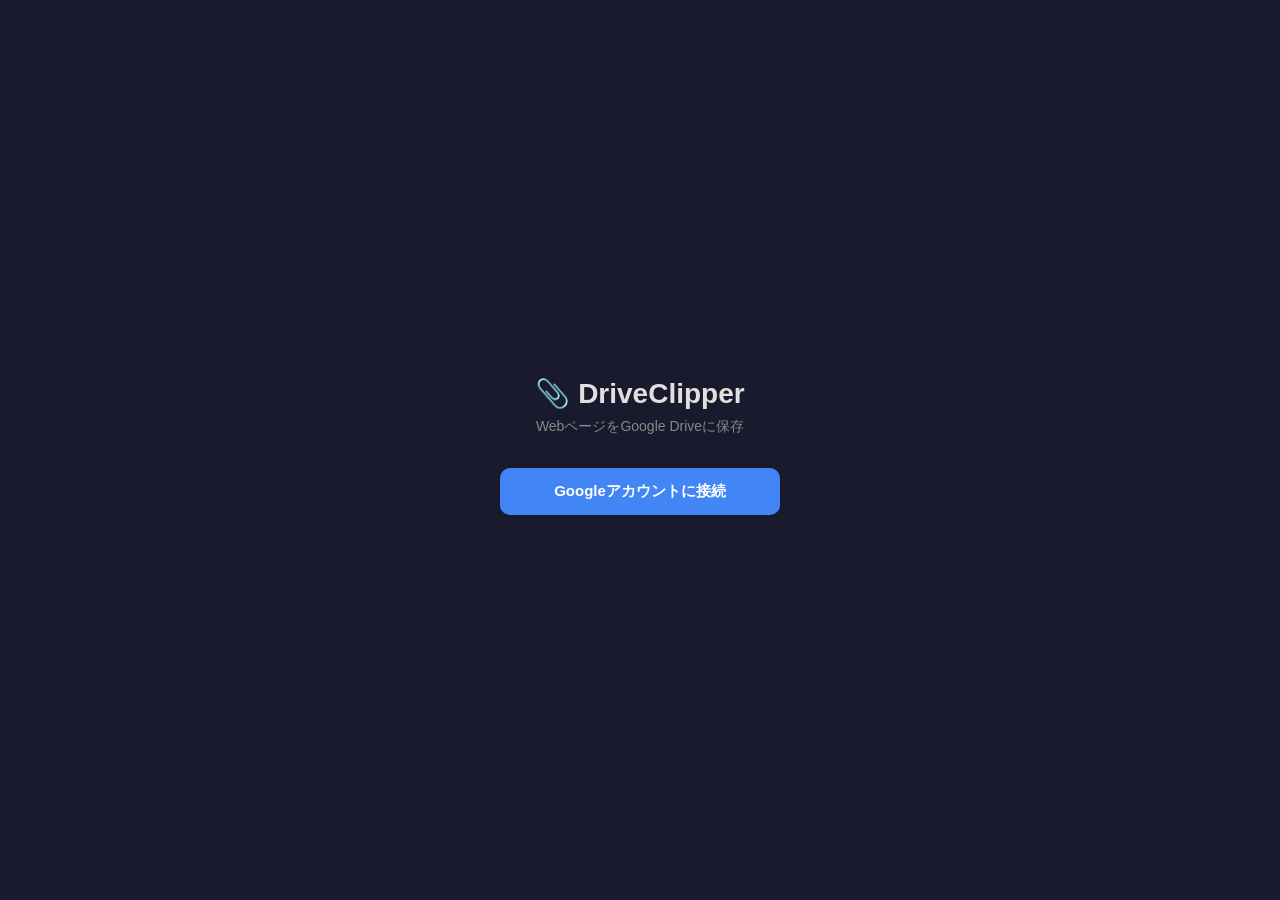
<file: index.html>
<!DOCTYPE html>
<html lang="ja">
<head>
<meta charset="UTF-8">
<meta name="viewport" content="width=device-width, initial-scale=1.0, user-scalable=no">
<meta name="apple-mobile-web-app-capable" content="yes">
<meta name="apple-mobile-web-app-status-bar-style" content="black-translucent">
<meta name="apple-mobile-web-app-title" content="DriveClipper">
<meta name="theme-color" content="#1a1a2e">
<title>DriveClipper</title>
<link rel="manifest" href="manifest.webmanifest">
<link rel="apple-touch-icon" href="icons/icon192.png">
<style>
*{margin:0;padding:0;box-sizing:border-box}
:root{--bg:#1a1a2e;--card:#2a2a4a;--card-hover:#3a3a5a;--primary:#4285f4;--primary-hover:#3367d6;--green:#4caf50;--red:#f44336;--yellow:#ffc107;--text:#e0e0e0;--text-sub:#888;--border:#444}
body{font-family:-apple-system,'Segoe UI',sans-serif;background:var(--bg);color:var(--text);min-height:100vh;min-height:100dvh;display:flex;flex-direction:column}
.container{max-width:480px;width:100%;margin:0 auto;padding:16px;flex:1;display:flex;flex-direction:column}
.header{display:flex;justify-content:space-between;align-items:center;padding:12px 0;border-bottom:1px solid var(--border);margin-bottom:16px}
.logo{font-size:18px;font-weight:700}
.btn-link{background:none;border:none;color:var(--text-sub);font-size:13px;cursor:pointer;padding:4px 8px}
.btn-link:hover{color:var(--red)}
.user-info{font-size:11px;color:var(--text-sub)}
.btn{display:block;width:100%;padding:14px 16px;border:none;border-radius:10px;font-size:15px;font-weight:600;cursor:pointer;margin-bottom:8px;transition:all .15s;text-align:left;-webkit-tap-highlight-color:transparent}
.btn.primary{background:var(--primary);color:#fff;text-align:center}
.btn.primary:hover,.btn.primary:active{background:var(--primary-hover)}
.btn.clip{background:var(--card);color:var(--text)}
.btn.clip:hover,.btn.clip:active{background:var(--card-hover)}
.btn:disabled{opacity:.5;pointer-events:none}
.input-section{margin-bottom:12px}
.input-section label{display:block;font-size:12px;color:var(--text-sub);margin-bottom:4px}
.input-section input,.input-section textarea{width:100%;background:var(--card);border:1px solid var(--border);border-radius:8px;color:var(--text);padding:10px 12px;font-size:14px;resize:vertical}
.input-section textarea{min-height:100px}
.input-section input:focus,.input-section textarea:focus{outline:none;border-color:var(--primary)}
.status{font-size:13px;text-align:center;padding:8px;min-height:20px;border-radius:8px;margin-top:8px}
.status.ok{color:var(--green);background:rgba(76,175,80,.1)}
.status.err{color:var(--red);background:rgba(244,67,54,.1)}
.status.busy{color:var(--yellow);background:rgba(255,193,7,.1)}
.login-view{flex:1;display:flex;flex-direction:column;justify-content:center;align-items:center;text-align:center;padding:40px 20px}
.login-view .logo{font-size:28px;margin-bottom:8px}
.login-view .sub{color:var(--text-sub);margin-bottom:32px;font-size:14px}
.clips-section{margin-top:16px;border-top:1px solid var(--border);padding-top:12px}
.clips-section h3{font-size:13px;color:var(--text-sub);margin-bottom:8px}
.clip-item{background:var(--card);border-radius:8px;padding:10px 12px;margin-bottom:6px;font-size:13px}
.clip-item .title{font-weight:600;margin-bottom:2px}
.clip-item .meta{font-size:11px;color:var(--text-sub)}
.tabs{display:flex;gap:4px;margin-bottom:16px}
.tab{flex:1;padding:10px;border:none;border-radius:8px;background:var(--card);color:var(--text-sub);font-size:13px;font-weight:600;cursor:pointer;text-align:center;transition:all .15s}
.tab.active{background:var(--primary);color:#fff}
.hide{display:none!important}

/* 自動保存トースト */
.toast{position:fixed;top:0;left:0;right:0;z-index:9999;display:flex;flex-direction:column;align-items:center;justify-content:center;min-height:100dvh;background:var(--bg);padding:32px;text-align:center}
.toast .icon{font-size:64px;margin-bottom:16px}
.toast .msg{font-size:20px;font-weight:700;margin-bottom:8px}
.toast .detail{font-size:13px;color:var(--text-sub);word-break:break-all;max-width:360px}
.toast.saving .icon::after{content:'📎';animation:pulse 1s infinite}
.toast.done .icon::after{content:'✅'}
.toast.fail .icon::after{content:'❌'}
@keyframes pulse{0%,100%{opacity:1}50%{opacity:.4}}

/* ブックマークレットセクション */
.bookmarklet-section{margin-top:16px;border-top:1px solid var(--border);padding-top:12px}
.bookmarklet-section h3{font-size:13px;color:var(--text-sub);margin-bottom:8px}
.bookmarklet-help{font-size:12px;color:var(--text-sub);line-height:1.6;margin-bottom:8px}
.bookmarklet-link{display:inline-block;background:var(--primary);color:#fff;padding:10px 20px;border-radius:8px;text-decoration:none;font-size:14px;font-weight:600;text-align:center;width:100%;margin-bottom:8px}
.bookmarklet-url{width:100%;background:var(--card);border:1px solid var(--border);border-radius:8px;color:var(--text);padding:8px;font-size:11px;word-break:break-all;margin-bottom:6px}
.copy-btn{background:var(--card);color:var(--text);border:1px solid var(--border);border-radius:6px;padding:8px 16px;font-size:13px;cursor:pointer;width:100%}
.copy-btn:active{background:var(--card-hover)}
</style>
</head>
<body>

<!-- 自動保存トースト (フルスクリーン) -->
<div id="auto-toast" class="toast hide">
  <div class="icon"></div>
  <div class="msg" id="toast-msg">保存中...</div>
  <div class="detail" id="toast-detail"></div>
</div>

<!-- ログイン画面 -->
<div id="view-login" class="login-view">
  <div class="logo">📎 DriveClipper</div>
  <p class="sub">WebページをGoogle Driveに保存</p>
  <button id="btn-login" class="btn primary" style="max-width:280px">Googleアカウントに接続</button>
</div>

<!-- メイン画面 -->
<div id="view-main" class="container hide">
  <div class="header">
    <span class="logo">📎 DriveClipper</span>
    <div style="text-align:right">
      <div id="user-email" class="user-info"></div>
      <button id="btn-logout" class="btn-link">切断</button>
    </div>
  </div>

  <!-- タブ -->
  <div class="tabs">
    <button class="tab active" data-tab="clip">クリップ</button>
    <button class="tab" data-tab="memo">メモ</button>
    <button class="tab" data-tab="setup">設定</button>
  </div>

  <!-- クリップタブ -->
  <div id="tab-clip">
    <div class="input-section">
      <label>URL</label>
      <input type="url" id="clip-url" placeholder="https://...">
    </div>
    <div class="input-section">
      <label>タイトル（任意）</label>
      <input type="text" id="clip-title" placeholder="自動取得もOK">
    </div>
    <div class="input-section">
      <label>コメント（任意）</label>
      <textarea id="clip-comment" rows="3" placeholder="メモやコメントを追加..."></textarea>
    </div>
    <button id="btn-clip" class="btn primary">📎 クリップを保存</button>
  </div>

  <!-- メモタブ -->
  <div id="tab-memo" class="hide">
    <div class="input-section">
      <label>メモ</label>
      <textarea id="memo-text" rows="6" placeholder="メモを入力..."></textarea>
    </div>
    <button id="btn-memo" class="btn primary">💬 メモを保存</button>
  </div>

  <!-- 設定タブ: ブックマークレット -->
  <div id="tab-setup" class="hide">
    <div class="bookmarklet-section" style="border:none;margin:0;padding:0">
      <h3>📌 ワンタップ保存ブックマークレット</h3>
      <div class="bookmarklet-help">
        <strong>Safari (iPad/iPhone):</strong><br>
        ① 下のURLをコピー<br>
        ② 適当なページをブックマークに追加<br>
        ③ ブックマークを編集 → URLを貼り付けたものに差し替え<br>
        ④ 名前を「📎 Clip」などに変更<br>
        ⑤ 保存したいページでブックマークをタップ → 自動保存！
      </div>
      <textarea id="bookmarklet-url" class="bookmarklet-url" rows="4" readonly></textarea>
      <button id="btn-copy-bm" class="copy-btn">📋 コピー</button>
      <div class="bookmarklet-help" style="margin-top:12px">
        <strong>Chrome (PC):</strong><br>
        下のリンクをブックマークバーにドラッグ&ドロップ
      </div>
      <a id="bookmarklet-drag" class="bookmarklet-link" href="#">📎 Clip to Drive</a>
    </div>
  </div>

  <div id="status" class="status"></div>

  <!-- 最近のクリップ -->
  <div id="clips-section" class="clips-section">
    <h3>最近の保存 <button id="btn-refresh" class="btn-link" style="font-size:11px">🔄</button></h3>
    <div id="clips-list"></div>
  </div>
</div>

<script>
const CONFIG = {
  CLIENT_ID: '548818324610-44ncv651psd7j0i7epflh4avouve56dk.apps.googleusercontent.com',
  SCOPES: 'https://www.googleapis.com/auth/drive.file',
  ROOT_FOLDER: 'WebClips',
  BASE_URL: 'https://sakaguchinao10-cyber.github.io/drive-clipper-pwa/',
};

let accessToken = null;
let tokenClient = null;
let pendingAutoSave = null; // {url, title} — 自動保存待ち

const $ = s => document.querySelector(s);
const $$ = s => document.querySelectorAll(s);

// ===== ステータス表示 =====
function showStatus(msg, cls) {
  const el = $('#status');
  el.textContent = msg;
  el.className = 'status ' + cls;
  if (cls === 'ok') setTimeout(() => { el.textContent = ''; el.className = 'status'; }, 3000);
}

// ===== トースト =====
function showToast(msg, detail, state) {
  const t = $('#auto-toast');
  t.className = 'toast ' + state;
  $('#toast-msg').textContent = msg;
  $('#toast-detail').textContent = detail || '';
  t.classList.remove('hide');
}
function hideToast(delay) {
  setTimeout(() => { $('#auto-toast').classList.add('hide'); }, delay || 0);
}

// ===== GIS 初期化 =====
function initGIS() {
  tokenClient = google.accounts.oauth2.initTokenClient({
    client_id: CONFIG.CLIENT_ID,
    scope: CONFIG.SCOPES,
    callback: (resp) => {
      if (resp.error) { showStatus('認証に失敗しました', 'err'); return; }
      accessToken = resp.access_token;
      localStorage.setItem('dc_token', accessToken);
      onLoggedIn();
    },
  });
}

function onLoggedIn() {
  $('#view-login').classList.add('hide');
  $('#view-main').classList.remove('hide');
  fetch('https://www.googleapis.com/oauth2/v2/userinfo', {
    headers: { Authorization: `Bearer ${accessToken}` }
  }).then(r => r.json()).then(u => {
    $('#user-email').textContent = u.email || '';
  }).catch(() => {});

  // 自動保存が待機中なら実行
  if (pendingAutoSave) {
    doAutoSave(pendingAutoSave.url, pendingAutoSave.title);
    pendingAutoSave = null;
  } else {
    loadRecentClips();
  }
}

// ===== ログイン/ログアウト =====
$('#btn-login').addEventListener('click', () => {
  if (tokenClient) tokenClient.requestAccessToken();
});

$('#btn-logout').addEventListener('click', () => {
  const t = accessToken;
  accessToken = null;
  localStorage.removeItem('dc_token');
  if (t) google.accounts.oauth2.revoke(t, () => {});
  $('#view-main').classList.add('hide');
  $('#view-login').classList.remove('hide');
});

// ===== タブ切替 =====
$$('.tab').forEach(tab => {
  tab.addEventListener('click', () => {
    $$('.tab').forEach(t => t.classList.remove('active'));
    tab.classList.add('active');
    const target = tab.dataset.tab;
    $('#tab-clip').classList.toggle('hide', target !== 'clip');
    $('#tab-memo').classList.toggle('hide', target !== 'memo');
    $('#tab-setup').classList.toggle('hide', target !== 'setup');
    $('#clips-section').classList.toggle('hide', target === 'setup');
  });
});

// ===== Drive API =====
async function driveRequest(url, opts = {}) {
  const res = await fetch(url, {
    ...opts,
    headers: { Authorization: `Bearer ${accessToken}`, ...(opts.headers || {}) },
  });
  if (res.status === 401) {
    accessToken = null;
    localStorage.removeItem('dc_token');
    throw new Error('トークン切れ: 再ログインしてください');
  }
  if (!res.ok) throw new Error(`API Error: ${res.status}`);
  return res;
}

async function ensureFolder(name, parentId) {
  let q = `name='${name}' and mimeType='application/vnd.google-apps.folder' and trashed=false`;
  if (parentId) q += ` and '${parentId}' in parents`;
  const res = await driveRequest(
    `https://www.googleapis.com/drive/v3/files?q=${encodeURIComponent(q)}&fields=files(id)&spaces=drive`
  );
  const data = await res.json();
  if (data.files?.length > 0) return data.files[0].id;
  const meta = { name, mimeType: 'application/vnd.google-apps.folder' };
  if (parentId) meta.parents = [parentId];
  const cr = await driveRequest('https://www.googleapis.com/drive/v3/files', {
    method: 'POST',
    headers: { 'Content-Type': 'application/json' },
    body: JSON.stringify(meta),
  });
  return (await cr.json()).id;
}

async function getMonthFolder() {
  const rootId = await ensureFolder(CONFIG.ROOT_FOLDER, null);
  const now = new Date();
  const ym = `${now.getFullYear()}-${String(now.getMonth() + 1).padStart(2, '0')}`;
  return ensureFolder(ym, rootId);
}

async function uploadMarkdown(fileName, content) {
  const folderId = await getMonthFolder();
  const metadata = { name: fileName, parents: [folderId] };
  const boundary = '---DCBoundary';
  const body = [
    `--${boundary}\r\nContent-Type: application/json; charset=UTF-8\r\n\r\n${JSON.stringify(metadata)}\r\n`,
    `--${boundary}\r\nContent-Type: text/markdown; charset=UTF-8\r\n\r\n${content}\r\n`,
    `--${boundary}--`
  ].join('');
  await driveRequest('https://www.googleapis.com/upload/drive/v3/files?uploadType=multipart', {
    method: 'POST',
    headers: { 'Content-Type': `multipart/related; boundary=${boundary}` },
    body,
  });
}

// ===== 自動保存 (ブックマークレット/共有から) =====
async function doAutoSave(url, title) {
  showToast('保存中...', url, 'saving');
  try {
    const safeTitle = (title || url).replace(/[\\/:*?"<>|]/g, '_').slice(0, 60);
    const now = new Date();
    const ts = now.toISOString();
    const dateSlug = ts.slice(0, 10);
    const md = [
      '---',
      `title: "${safeTitle}"`,
      `source: ${url}`,
      `clipped: ${ts}`,
      '---',
      '',
      `[元記事](${url})`,
    ].join('\n');
    await uploadMarkdown(`${dateSlug}_${safeTitle}.md`, md);
    showToast('保存しました ✓', `${safeTitle}`, 'done');
    hideToast(1500);
    loadRecentClips();
  } catch (e) {
    showToast('保存に失敗', e.message, 'fail');
    hideToast(3000);
  }
}

// ===== 手動クリップ保存 =====
$('#btn-clip').addEventListener('click', async () => {
  const url = $('#clip-url').value.trim();
  if (!url) { showStatus('URLを入力してください', 'err'); return; }
  const title = $('#clip-title').value.trim() || url;
  const comment = $('#clip-comment').value.trim();
  const now = new Date();
  const ts = now.toISOString();
  const dateSlug = ts.slice(0, 10);
  const safeTitle = title.replace(/[\\/:*?"<>|]/g, '_').slice(0, 60);
  const md = [
    '---',
    `title: "${safeTitle}"`,
    `source: ${url}`,
    `clipped: ${ts}`,
    '---',
    '',
    comment ? comment + '\n' : '',
    `[元記事](${url})`,
  ].join('\n');
  showStatus('保存中...', 'busy');
  $('#btn-clip').disabled = true;
  try {
    await uploadMarkdown(`${dateSlug}_${safeTitle}.md`, md);
    showStatus('保存しました ✓', 'ok');
    $('#clip-url').value = '';
    $('#clip-title').value = '';
    $('#clip-comment').value = '';
    loadRecentClips();
  } catch (e) { showStatus(e.message, 'err'); }
  $('#btn-clip').disabled = false;
});

// ===== メモ保存 =====
$('#btn-memo').addEventListener('click', async () => {
  const text = $('#memo-text').value.trim();
  if (!text) { showStatus('メモを入力してください', 'err'); return; }
  const now = new Date();
  const ts = now.toISOString();
  const dateSlug = ts.slice(0, 10);
  const timeSlug = ts.slice(11, 16).replace(':', '');
  const md = [
    '---',
    `title: "メモ"`,
    `clipped: ${ts}`,
    '---',
    '',
    text,
  ].join('\n');
  showStatus('保存中...', 'busy');
  $('#btn-memo').disabled = true;
  try {
    await uploadMarkdown(`${dateSlug}_${timeSlug}_memo.md`, md);
    showStatus('保存しました ✓', 'ok');
    $('#memo-text').value = '';
    loadRecentClips();
  } catch (e) { showStatus(e.message, 'err'); }
  $('#btn-memo').disabled = false;
});

// ===== 最近のクリップ一覧 =====
async function loadRecentClips() {
  const list = $('#clips-list');
  try {
    const rootQ = `name='${CONFIG.ROOT_FOLDER}' and mimeType='application/vnd.google-apps.folder' and trashed=false`;
    const rootRes = await driveRequest(
      `https://www.googleapis.com/drive/v3/files?q=${encodeURIComponent(rootQ)}&fields=files(id)&spaces=drive`
    );
    const rootData = await rootRes.json();
    if (!rootData.files?.length) { list.innerHTML = '<div class="clip-item"><div class="meta">まだクリップがありません</div></div>'; return; }
    const res = await driveRequest(
      `https://www.googleapis.com/drive/v3/files?q=${encodeURIComponent(`'${rootData.files[0].id}' in parents and mimeType='application/vnd.google-apps.folder' and trashed=false`)}&orderBy=name desc&pageSize=3&fields=files(id,name)&spaces=drive`
    );
    const data = await res.json();
    const monthFolders = data.files || [];
    let allFiles = [];
    for (const mf of monthFolders) {
      const fRes = await driveRequest(
        `https://www.googleapis.com/drive/v3/files?q=${encodeURIComponent(`'${mf.id}' in parents and trashed=false`)}&orderBy=createdTime desc&pageSize=5&fields=files(id,name,createdTime,webViewLink)&spaces=drive`
      );
      const fData = await fRes.json();
      if (fData.files) allFiles = allFiles.concat(fData.files);
    }
    allFiles.sort((a, b) => new Date(b.createdTime) - new Date(a.createdTime));
    if (!allFiles.length) {
      list.innerHTML = '<div class="clip-item"><div class="meta">まだクリップがありません</div></div>';
      return;
    }
    list.innerHTML = allFiles.slice(0, 10).map(f => `
      <div class="clip-item">
        <div class="title">${escHtml(f.name.replace(/\.md$/, ''))}</div>
        <div class="meta">${new Date(f.createdTime).toLocaleString('ja-JP')}</div>
      </div>
    `).join('');
  } catch (e) {
    list.innerHTML = `<div class="clip-item"><div class="meta">${escHtml(e.message)}</div></div>`;
  }
}

$('#btn-refresh').addEventListener('click', loadRecentClips);

function escHtml(s) {
  return s.replace(/&/g,'&amp;').replace(/</g,'&lt;').replace(/>/g,'&gt;').replace(/"/g,'&quot;');
}

// ===== ブックマークレット生成 =====
function setupBookmarklet() {
  const bmCode = `javascript:void(window.open('${CONFIG.BASE_URL}?url='+encodeURIComponent(location.href)+'&title='+encodeURIComponent(document.title)+'&auto=1','_self'))`;
  $('#bookmarklet-url').value = bmCode;
  $('#bookmarklet-drag').href = bmCode;
}

$('#btn-copy-bm').addEventListener('click', () => {
  const url = $('#bookmarklet-url').value;
  navigator.clipboard.writeText(url).then(() => {
    $('#btn-copy-bm').textContent = '✓ コピーしました';
    setTimeout(() => { $('#btn-copy-bm').textContent = '📋 コピー'; }, 2000);
  }).catch(() => {
    $('#bookmarklet-url').select();
  });
});

// ===== URLパラメータ処理 (共有 & ブックマークレット) =====
function handleIncoming() {
  const params = new URLSearchParams(window.location.search);
  const inUrl = params.get('url') || params.get('text') || '';
  const inTitle = params.get('title') || '';
  const isAuto = params.get('auto') === '1';

  if (!inUrl) return false;

  // URLパラメータをクリア
  history.replaceState(null, '', window.location.pathname);

  if (isAuto && inUrl.startsWith('http')) {
    // 自動保存モード (ブックマークレットから)
    pendingAutoSave = { url: inUrl, title: inTitle };
    return true;
  }

  // 手動モード: 入力欄にセット
  if (inUrl.startsWith('http')) {
    $('#clip-url').value = inUrl;
    $('#clip-title').value = inTitle;
  } else {
    // テキスト共有 → メモタブ
    $$('.tab').forEach(t => t.classList.remove('active'));
    $$('.tab')[1].classList.add('active');
    $('#tab-clip').classList.add('hide');
    $('#tab-memo').classList.remove('hide');
    $('#memo-text').value = inTitle ? `${inTitle}\n${inUrl}` : inUrl;
  }
  return false;
}

// ===== 初期化 =====
window.addEventListener('load', () => {
  const wantsAutoSave = handleIncoming();
  setupBookmarklet();

  const script = document.createElement('script');
  script.src = 'https://accounts.google.com/gsi/client';
  script.onload = () => {
    initGIS();
    const saved = localStorage.getItem('dc_token');
    if (saved) {
      accessToken = saved;
      fetch('https://www.googleapis.com/oauth2/v2/userinfo', {
        headers: { Authorization: `Bearer ${saved}` }
      }).then(r => {
        if (r.ok) { onLoggedIn(); }
        else {
          localStorage.removeItem('dc_token');
          accessToken = null;
          if (wantsAutoSave) tokenClient.requestAccessToken();
        }
      }).catch(() => {
        localStorage.removeItem('dc_token');
        accessToken = null;
      });
    } else if (wantsAutoSave) {
      // 未ログインで自動保存要求 → ログインを促す
      tokenClient.requestAccessToken();
    }
  };
  document.head.appendChild(script);
});

if ('serviceWorker' in navigator) {
  navigator.serviceWorker.register('sw.js').catch(() => {});
}
</script>
</body>
</html>
</file>
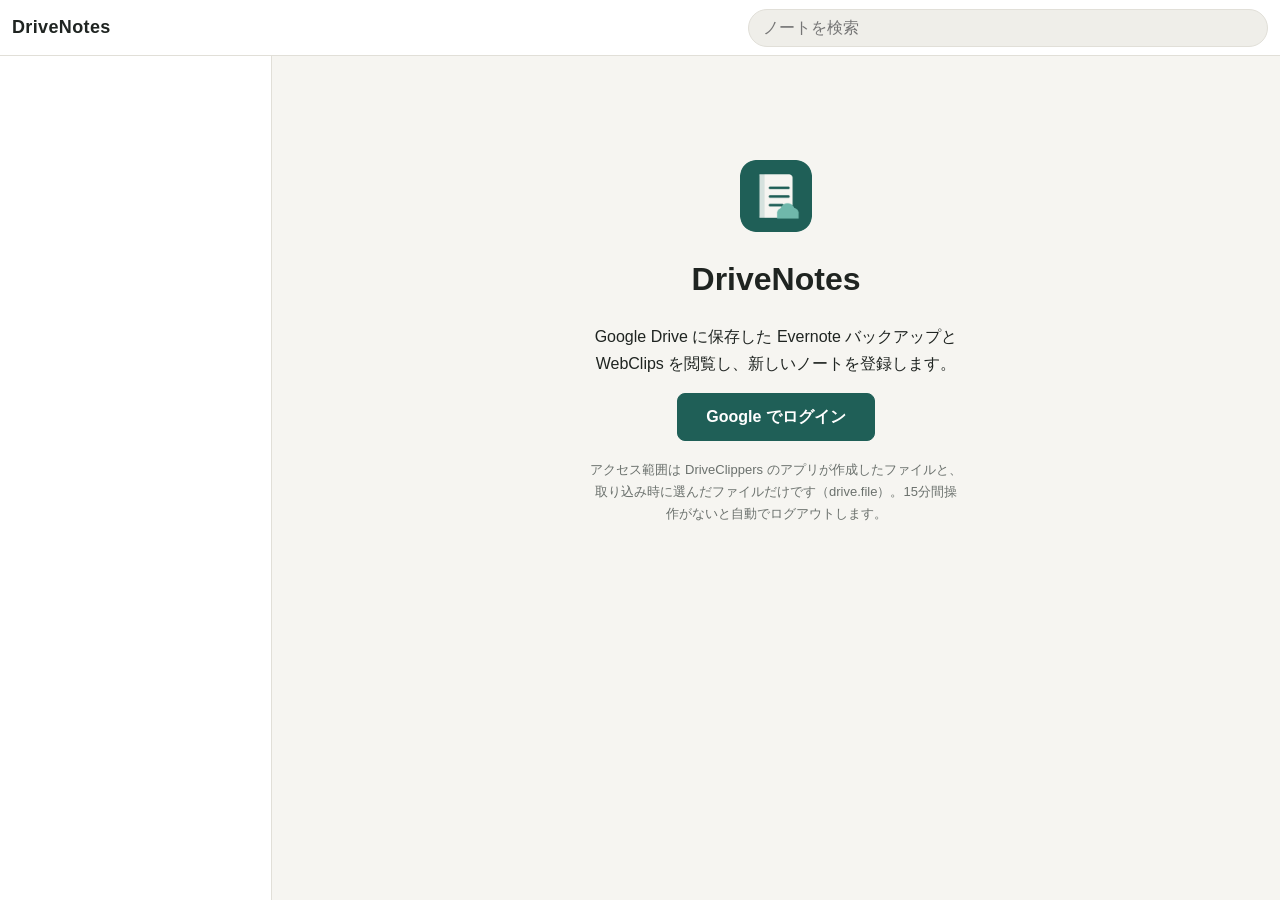
<file: drive-notes/index.html>
<!doctype html>
<html lang="ja">
<head>
<meta charset="utf-8">
<meta http-equiv="Content-Security-Policy" content="default-src 'self'; script-src 'self' https://accounts.google.com https://apis.google.com https://www.gstatic.com; style-src 'self' 'unsafe-inline' https://fonts.googleapis.com https://accounts.google.com; font-src https://fonts.gstatic.com; img-src 'self' blob: data: https:; connect-src 'self' https://www.googleapis.com https://accounts.google.com https://content.googleapis.com; frame-src https://accounts.google.com https://docs.google.com https://drive.google.com https://content.googleapis.com; object-src 'none'; base-uri 'self'; form-action 'self'">
<meta name="referrer" content="strict-origin-when-cross-origin">
<meta name="viewport" content="width=device-width, initial-scale=1, viewport-fit=cover">
<title>DriveNotes</title>
<meta name="description" content="Google Drive に保存したノート（Evernote バックアップ・WebClips）の閲覧と登録">
<meta name="theme-color" content="#1f5f57">
<link rel="manifest" href="manifest.webmanifest">
<link rel="icon" href="icon-192.png">
<link rel="apple-touch-icon" href="icon-192.png">
<meta name="apple-mobile-web-app-capable" content="yes">
<meta name="apple-mobile-web-app-title" content="DriveNotes">
<link rel="preconnect" href="https://fonts.googleapis.com">
<link rel="preconnect" href="https://fonts.gstatic.com" crossorigin>
<link href="https://fonts.googleapis.com/css2?family=BIZ+UDPGothic:wght@400;700&display=swap" rel="stylesheet">
<link rel="stylesheet" href="style.css">
</head>
<body>
<header class="topbar">
  <button class="icon-btn" id="menuBtn" aria-label="メニュー">
    <svg viewBox="0 0 24 24" width="22" height="22"><path d="M3 6h18M3 12h18M3 18h18" stroke="currentColor" stroke-width="2" fill="none" stroke-linecap="round"/></svg>
  </button>
  <a class="brand" href="#/">DriveNotes</a>
  <form class="search" id="searchForm" role="search">
    <input id="searchInput" type="search" placeholder="ノートを検索" enterkeyhint="search" autocomplete="off">
  </form>
</header>

<div class="layout">
  <nav class="sidebar" id="sidebar" aria-label="ノートブック"></nav>
  <div class="scrim" id="scrim"></div>
  <main id="main" tabindex="-1"></main>
</div>

<a class="fab" id="fab" href="#/new" aria-label="新しいノート">
  <svg viewBox="0 0 24 24" width="26" height="26"><path d="M12 5v14M5 12h14" stroke="currentColor" stroke-width="2.4" fill="none" stroke-linecap="round"/></svg>
</a>
<div class="toast" id="toast" role="status" aria-live="polite"></div>
<div class="lightbox" id="lightbox" hidden></div>

<script src="config.js"></script>
<script src="lib/marked.min.js"></script>
<script src="lib/purify.min.js"></script>
<script src="https://accounts.google.com/gsi/client" async></script>
<script src="app.js"></script>
</body>
</html>
</file>
<file: drive-notes/style.css>
:root {
  --bg: #f6f5f1;
  --surface: #ffffff;
  --surface-2: #efeee9;
  --line: #e1dfd8;
  --text: #1f2421;
  --muted: #6b716d;
  --accent: #1f5f57;
  --accent-ink: #ffffff;
  --accent-soft: #e2efec;
  --danger: #a23b2a;
  --shadow: 0 1px 2px rgba(20, 30, 25, .06), 0 4px 16px rgba(20, 30, 25, .06);
  --radius: 10px;
  --side: 272px;
  --top: 56px;
  --font: "BIZ UDPGothic", "Hiragino Sans", "Yu Gothic UI", "Meiryo", "Noto Sans JP", sans-serif;
  color-scheme: light;
}
@media (prefers-color-scheme: dark) {
  :root {
    --bg: #141716;
    --surface: #1c201e;
    --surface-2: #242927;
    --line: #2f3532;
    --text: #e6e9e7;
    --muted: #9aa29e;
    --accent: #6fb8ab;
    --accent-ink: #0d1f1c;
    --accent-soft: #20332f;
    --danger: #e5826f;
    --shadow: 0 1px 2px rgba(0, 0, 0, .3), 0 4px 16px rgba(0, 0, 0, .25);
    color-scheme: dark;
  }
}

* { box-sizing: border-box; }
html { -webkit-text-size-adjust: 100%; }
body {
  margin: 0;
  background: var(--bg);
  color: var(--text);
  font-family: var(--font);
  font-size: 16px;
  line-height: 1.7;
}
a { color: var(--accent); }
button, input, select, textarea { font: inherit; color: inherit; }
svg { flex: none; }

/* ---- 上部バー */
.topbar {
  position: sticky; top: 0; z-index: 30;
  height: calc(var(--top) + env(safe-area-inset-top));
  padding: env(safe-area-inset-top) 12px 0;
  display: flex; align-items: center; gap: 10px;
  background: var(--surface);
  border-bottom: 1px solid var(--line);
}
.brand { font-weight: 700; font-size: 18px; text-decoration: none; color: var(--text); letter-spacing: .02em; white-space: nowrap; }
.icon-btn {
  width: 40px; height: 40px; border: 0; border-radius: 8px; background: none;
  display: grid; place-items: center; cursor: pointer; color: var(--text);
}
.icon-btn:hover { background: var(--surface-2); }
.search { flex: 1; max-width: 520px; margin-left: auto; }
.search input {
  width: 100%; height: 38px; padding: 0 14px;
  border: 1px solid var(--line); border-radius: 999px; background: var(--surface-2);
}
.search input:focus { outline: 2px solid var(--accent); outline-offset: 0; background: var(--surface); }

/* ---- レイアウト */
.layout { display: flex; min-height: calc(100vh - var(--top)); }
.sidebar {
  width: var(--side); flex: none;
  position: sticky; top: var(--top); height: calc(100vh - var(--top));
  overflow-y: auto; padding: 12px 8px 40px;
  background: var(--surface); border-right: 1px solid var(--line);
}
.sidebar a {
  display: flex; align-items: center; gap: 10px;
  padding: 7px 12px; border-radius: 8px;
  color: var(--text); text-decoration: none; font-size: 15px;
}
.sidebar a span { overflow: hidden; text-overflow: ellipsis; white-space: nowrap; }
.sidebar a:hover { background: var(--surface-2); }
.sidebar a.active { background: var(--accent-soft); color: var(--accent); font-weight: 700; }
.sidebar .new-note { color: var(--accent); font-weight: 700; }
.sidebar .create-nb svg { color: var(--accent); }
.nav-head {
  display: flex; align-items: center; justify-content: space-between;
  margin: 18px 12px 4px; font-size: 12px; color: var(--muted); letter-spacing: .04em;
}
.link-btn { border: 0; background: none; color: var(--accent); cursor: pointer; font-size: 12px; padding: 2px 4px; }
.scrim { display: none; }
main { flex: 1; min-width: 0; outline: none; }

.only-mobile { display: none; }
@media (max-width: 860px) {
  .sidebar {
    position: fixed; z-index: 40; top: 0; left: 0; bottom: 0; height: 100%;
    padding-top: calc(16px + env(safe-area-inset-top));
    transform: translateX(-102%); transition: transform .22s ease;
    box-shadow: var(--shadow);
  }
  .drawer-open .sidebar { transform: none; }
  .drawer-open .scrim { display: block; position: fixed; inset: 0; z-index: 35; background: rgba(0, 0, 0, .35); }
  .only-mobile { display: inline-flex; }
  .brand { font-size: 16px; }
}
@media (min-width: 861px) { #menuBtn { display: none; } }

/* ---- ページ */
.page { max-width: 860px; margin: 0 auto; padding: 20px 20px 120px; }
.page-head { display: flex; align-items: baseline; gap: 12px; flex-wrap: wrap; }
.head-actions { margin-left: auto; display: flex; gap: 8px; flex-wrap: wrap; }
.page-title { font-size: 24px; margin: 6px 0 14px; line-height: 1.4; }
.sec { font-size: 14px; color: var(--muted); margin: 28px 0 8px; font-weight: 700; letter-spacing: .04em; }
.count { color: var(--muted); font-size: 14px; }
.muted { color: var(--muted); }
.crumbs { font-size: 13px; color: var(--muted); display: flex; flex-wrap: wrap; gap: 4px; align-items: center; }
.crumbs a { color: var(--muted); text-decoration: none; }
.crumbs a:hover { color: var(--accent); text-decoration: underline; }
.crumbs .sep { opacity: .6; }

.quick { display: flex; gap: 10px; flex-wrap: wrap; }

.list {
  background: var(--surface); border: 1px solid var(--line); border-radius: var(--radius);
  overflow: hidden;
}
.row {
  display: flex; gap: 12px; align-items: center;
  padding: 11px 16px; text-decoration: none; color: var(--text);
  border-top: 1px solid var(--line);
}
.row:first-child { border-top: 0; }
.row:hover { background: var(--surface-2); }
.row svg { color: var(--muted); }
.row.folder svg { color: var(--accent); }
.row-main { min-width: 0; flex: 1; }
.row-title { font-weight: 700; overflow: hidden; text-overflow: ellipsis; white-space: nowrap; }
.row-sub { font-size: 13px; color: var(--muted); overflow: hidden; text-overflow: ellipsis; white-space: nowrap; }
.list:empty { display: none; }

.grid { display: grid; grid-template-columns: repeat(auto-fill, minmax(180px, 1fr)); gap: 10px; }
.tile {
  display: flex; gap: 10px; align-items: center;
  padding: 14px; background: var(--surface); border: 1px solid var(--line); border-radius: var(--radius);
  text-decoration: none; color: var(--text); font-weight: 700;
}
.tile svg { color: var(--accent); }
.tile:hover { border-color: var(--accent); }
.tile span { overflow: hidden; text-overflow: ellipsis; white-space: nowrap; }

.filter { margin: 0 0 12px; }
.filter input {
  width: 100%; height: 40px; padding: 0 14px;
  border: 1px solid var(--line); border-radius: 8px; background: var(--surface);
}
.more { display: block; margin: 16px auto 0; }

/* ---- ボタン */
.btn {
  display: inline-flex; align-items: center; justify-content: center; gap: 6px;
  min-height: 40px; padding: 0 16px;
  border: 1px solid var(--line); border-radius: 8px; background: var(--surface);
  color: var(--text); text-decoration: none; cursor: pointer; font-weight: 700; font-size: 15px;
}
.btn:hover { border-color: var(--accent); }
.btn:disabled { opacity: .55; cursor: default; }
.btn.primary { background: var(--accent); color: var(--accent-ink); border-color: var(--accent); }
.btn.small { min-height: 32px; padding: 0 12px; font-size: 13px; }
.btn.large { min-height: 48px; padding: 0 28px; font-size: 16px; }

.fab {
  position: fixed; z-index: 25; right: 20px; bottom: calc(20px + env(safe-area-inset-bottom));
  width: 58px; height: 58px; border-radius: 50%;
  display: grid; place-items: center;
  background: var(--accent); color: var(--accent-ink); box-shadow: var(--shadow);
}
.fab[hidden] { display: none; }

/* ---- 状態表示 */
.state { text-align: center; padding: 80px 20px; color: var(--muted); }
.state.error h2 { color: var(--text); font-size: 18px; }
.spinner {
  width: 28px; height: 28px; margin: 0 auto 12px;
  border: 3px solid var(--line); border-top-color: var(--accent); border-radius: 50%;
  animation: spin .8s linear infinite;
}
@keyframes spin { to { transform: rotate(360deg); } }

.login { max-width: 420px; margin: 8vh auto; padding: 32px 24px; text-align: center; }
.login img { border-radius: 16px; }
.login h1 { margin: 12px 0 4px; }
.login .notice { background: var(--accent-soft); padding: 10px 14px; border-radius: 8px; }
.login .fine { font-size: 13px; color: var(--muted); margin-top: 18px; }

.relogin {
  position: fixed; z-index: 50; left: 50%; transform: translateX(-50%);
  top: calc(var(--top) + 10px + env(safe-area-inset-top));
  display: flex; gap: 12px; align-items: center; flex-wrap: wrap; justify-content: center;
  padding: 10px 16px; background: var(--surface); border: 1px solid var(--accent); border-radius: 10px;
  box-shadow: var(--shadow); max-width: calc(100% - 24px);
}
.toast {
  position: fixed; z-index: 60; left: 50%; bottom: calc(96px + env(safe-area-inset-bottom));
  transform: translate(-50%, 20px); opacity: 0; pointer-events: none;
  background: #26302c; color: #fff; padding: 10px 18px; border-radius: 8px; font-size: 14px;
  transition: .2s; max-width: calc(100% - 32px);
}
.toast.show { opacity: 1; transform: translate(-50%, 0); }

/* ---- ノート */
.note-title { font-size: 26px; line-height: 1.4; margin: 8px 0 6px; word-break: break-word; }
.note-meta { display: flex; flex-wrap: wrap; gap: 6px 16px; font-size: 13px; color: var(--muted); }
.tags { display: flex; flex-wrap: wrap; gap: 6px; margin: 10px 0 0; }
.tag { font-size: 12px; padding: 2px 10px; border-radius: 999px; background: var(--accent-soft); color: var(--accent); }
.md {
  margin-top: 20px; padding: 22px 24px;
  background: var(--surface); border: 1px solid var(--line); border-radius: var(--radius);
  word-break: break-word; overflow-wrap: anywhere;
}
.md > :first-child { margin-top: 0; }
.md > :last-child { margin-bottom: 0; }
.md img { max-width: 100%; height: auto; border-radius: 6px; cursor: zoom-in; display: inline-block; }
.md img.pending { min-width: 160px; min-height: 120px; background: var(--surface-2); animation: pulse 1.2s ease-in-out infinite; }
.md img.missing { min-width: 160px; min-height: 60px; background: var(--surface-2); outline: 1px dashed var(--line); }
@keyframes pulse { 50% { opacity: .5; } }
.md a.att-link {
  display: inline-flex; align-items: center; gap: 4px;
  padding: 4px 10px; border: 1px solid var(--line); border-radius: 8px;
  background: var(--surface-2); text-decoration: none; font-size: 14px;
}
.md table { border-collapse: collapse; display: block; overflow-x: auto; }
.md td, .md th { border: 1px solid var(--line); padding: 4px 8px; }
.md pre { background: var(--surface-2); padding: 12px; border-radius: 8px; overflow-x: auto; }
.md blockquote { margin: 0; padding-left: 14px; border-left: 3px solid var(--line); color: var(--muted); }
.md hr { border: 0; border-top: 1px solid var(--line); }
.note-tools { display: flex; gap: 8px; flex-wrap: wrap; margin-top: 14px; }
.btn.danger { color: var(--danger); }
.btn.danger:hover { border-color: var(--danger); }
.btn.danger-fill { background: var(--danger); border-color: var(--danger); color: #fff; }

.dlg {
  width: min(440px, calc(100% - 32px)); padding: 22px; border: 1px solid var(--line); border-radius: 14px;
  background: var(--surface); color: var(--text); box-shadow: var(--shadow);
}
.dlg::backdrop { background: rgba(0, 0, 0, .45); }
.dlg h2 { margin: 0 0 8px; font-size: 18px; }
.dlg .muted { font-size: 14px; margin: 0 0 14px; }
.dlg form { display: grid; gap: 12px; }
.dlg .actions { margin-top: 6px; }
.dlg-status { margin: 0; font-size: 14px; color: var(--accent); }
.note-foot { display: flex; gap: 10px; flex-wrap: wrap; margin-top: 18px; }

.lightbox {
  position: fixed; inset: 0; z-index: 70; background: rgba(0, 0, 0, .9);
  display: flex; flex-direction: column; align-items: center; justify-content: center; padding: 16px;
}
.lightbox[hidden] { display: none; }
.lightbox img { max-width: 100%; max-height: calc(100% - 70px); object-fit: contain; }
.lb-bar { display: flex; gap: 14px; align-items: center; color: #ddd; font-size: 13px; margin-top: 12px; flex-wrap: wrap; justify-content: center; }
.lb-bar a { color: #9fd6cb; }

/* ---- 登録フォーム */
.editor { display: grid; gap: 16px; }
.editor.drop { outline: 2px dashed var(--accent); outline-offset: 8px; border-radius: 8px; }
.field { display: grid; gap: 6px; }
.field > span { font-size: 13px; font-weight: 700; color: var(--muted); }
.field input[type=text], .field select, .field textarea {
  width: 100%; padding: 10px 12px;
  border: 1px solid var(--line); border-radius: 8px; background: var(--surface);
}
.field input[type=text]:focus, .field select:focus, .field textarea:focus { outline: 2px solid var(--accent); outline-offset: -1px; }
.field textarea { min-height: 220px; resize: vertical; line-height: 1.7; }
.field input[name=title] { font-size: 18px; font-weight: 700; }
.attach-btns { display: flex; gap: 10px; flex-wrap: wrap; }
.check { display: flex; gap: 8px; align-items: center; font-size: 14px; color: var(--muted); margin-top: 4px; }
.thumbs { display: grid; grid-template-columns: repeat(auto-fill, minmax(120px, 1fr)); gap: 10px; }
.thumbs:empty { display: none; }
.thumb {
  position: relative; background: var(--surface); border: 1px solid var(--line); border-radius: 8px;
  padding: 6px; font-size: 12px;
}
.thumb img, .file-ico {
  width: 100%; aspect-ratio: 1; object-fit: cover; border-radius: 6px; background: var(--surface-2);
}
.file-ico { display: grid; place-items: center; align-content: center; gap: 4px; color: var(--muted); font-weight: 700; }
.thumb-name { margin-top: 4px; overflow: hidden; text-overflow: ellipsis; white-space: nowrap; }
.thumb-size { color: var(--muted); }
.thumb-del {
  position: absolute; top: 2px; right: 2px; width: 28px; height: 28px; border-radius: 50%;
  border: 0; background: rgba(0, 0, 0, .6); color: #fff; cursor: pointer; font-size: 16px; line-height: 1;
}
.progress .bar { height: 8px; background: var(--surface-2); border-radius: 999px; overflow: hidden; }
.progress .bar i { display: block; height: 100%; width: 0; background: var(--accent); transition: width .2s; }
.progress p { font-size: 13px; color: var(--muted); margin: 6px 0 0; }
.actions { display: flex; gap: 10px; flex-wrap: wrap; }

@media (max-width: 560px) {
  .page { padding: 14px 14px 120px; }
  .page-title { font-size: 21px; }
  .note-title { font-size: 22px; }
  .md { padding: 16px; }
  .actions .btn { flex: 1; }
}

.import-list { margin-top: 12px; }
.row-sub.ok { color: var(--accent); }
.row-sub.ng { color: var(--danger); white-space: normal; }
.shared-note { background: var(--accent-soft); color: var(--text); padding: 10px 14px; border-radius: 8px; font-size: 14px; margin: 0 0 14px; }
</file>
